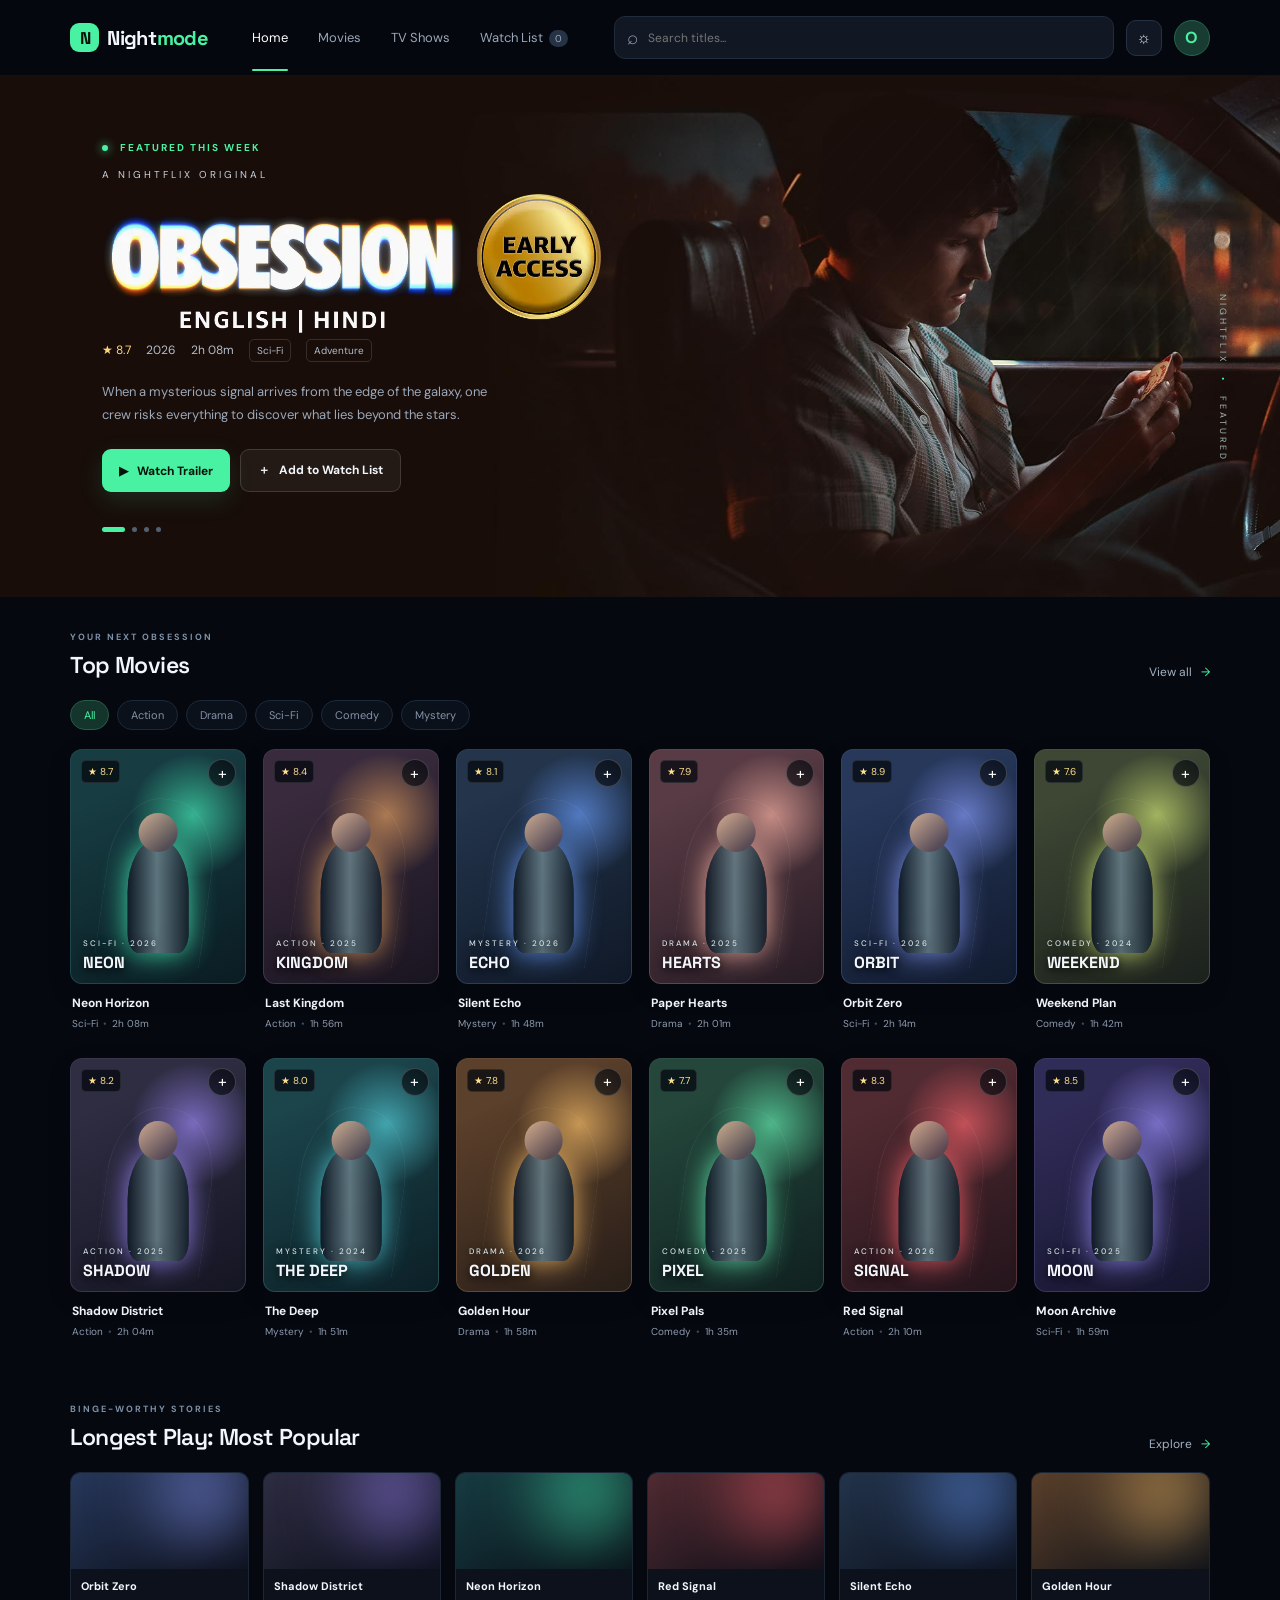
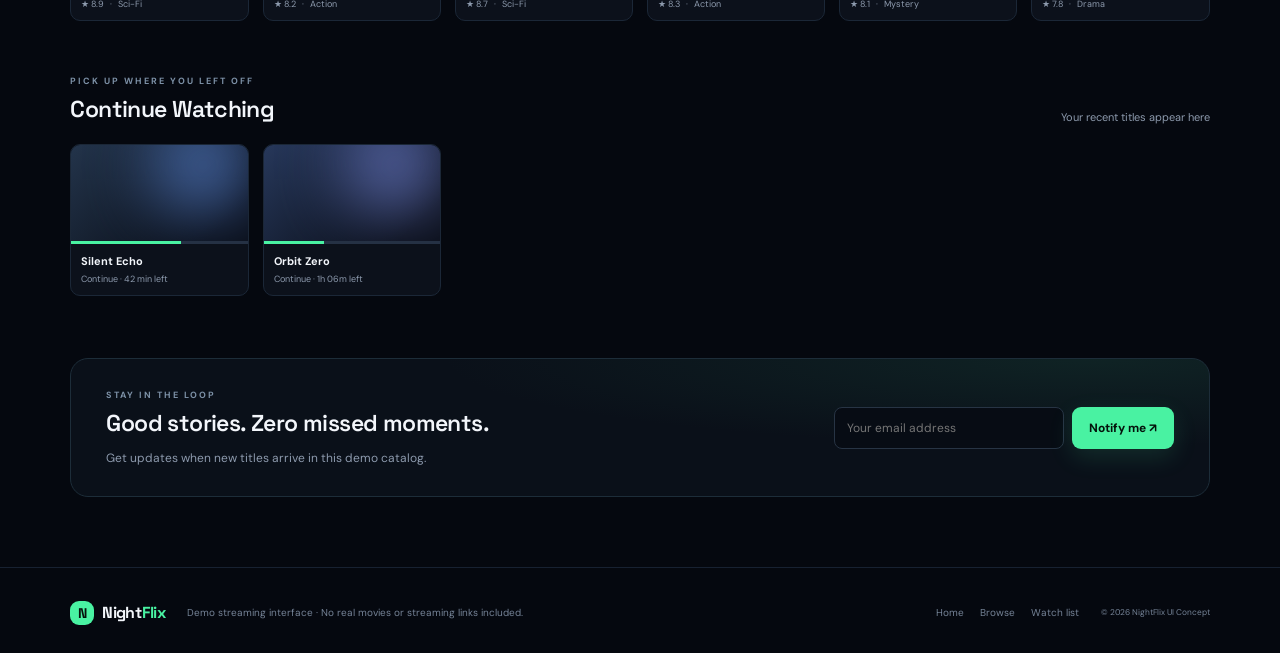
<file: nermirror/index.html>
<!DOCTYPE html>
<html lang="en">
<head>
  <meta charset="UTF-8" />
  <meta name="viewport" content="width=device-width, initial-scale=1.0" />
  <meta name="description" content="A dark streaming dashboard UI demo." />
  <title>Nightmode — Discover Movies</title>
  <link rel="stylesheet" href="style.css" />
</head>
<body>
  <header class="topbar">
    <a class="brand" href="#" aria-label="NightFlix home"><span class="brand-mark">N</span> Night<span>mode</span></a>
    <nav class="nav-links" aria-label="Main navigation">
      <a class="active" href="#home">Home</a>
      <a href="#movies">Movies</a>
      <a href="#tv">TV Shows</a>
      <a href="#watchlist">Watch List <span class="watch-count" id="watchCount">0</span></a>
    </nav>
    <div class="header-actions">
      <label class="search-wrap" aria-label="Search titles">
        <span>⌕</span><input id="searchInput" type="search" placeholder="Search titles..." />
      </label>
      <button class="icon-btn" id="themeBtn" title="Toggle theme" aria-label="Toggle theme">☼</button>
      <button class="avatar" title="Demo profile">O</button>
      <button class="menu-btn" id="menuBtn" aria-label="Open menu">☰</button>
    </div>
  </header>

  <main id="home">
    <section class="hero">
      <div class="hero-shade">
        
      </div>
      <div class="hero-content">
        <p class="eyebrow"><span class="live-dot"></span> FEATURED THIS WEEK</p>
        <p class="hero-kicker">A NIGHTFLIX ORIGINAL</p>
        <img src="3e1ce356-5185-4ff0-8533-33c8d469f51e._BR-6_AC_SX1000_FMwebp_.webp" alt="">
        <div class="meta"><span class="rating">★ 8.7</span><span>2026</span><span>2h 08m</span><span class="pill">Sci-Fi</span><span class="pill">Adventure</span></div>
        <p class="hero-copy">When a mysterious signal arrives from the edge of the galaxy, one crew risks everything to discover what lies beyond the stars.</p>
        <div class="hero-buttons">
          <button class="primary-btn" id="watchHero">▶ &nbsp; Watch Trailer</button>
          <button class="secondary-btn" id="addHero">＋ &nbsp; Add to Watch List</button>
        </div>
        <div class="hero-dots"><i class="selected"></i><i></i><i></i><i></i></div>
      </div>
      <div class="hero-side-note">NIGHTFLIX <span>•</span> FEATURED</div>
    </section>

    <section class="catalog" id="movies">
      <div class="section-heading">
        <div><p class="section-label">YOUR NEXT OBSESSION</p><h2>Top Movies</h2></div>
        <a href="#allMovies" class="view-all">View all <span>→</span></a>
      </div>
      <div class="filters" id="filters">
        <button class="filter active" data-filter="All">All</button>
        <button class="filter" data-filter="Action">Action</button>
        <button class="filter" data-filter="Drama">Drama</button>
        <button class="filter" data-filter="Sci-Fi">Sci-Fi</button>
        <button class="filter" data-filter="Comedy">Comedy</button>
        <button class="filter" data-filter="Mystery">Mystery</button>
      </div>
      <div class="movie-grid" id="movieGrid"></div>
    </section>

    <section class="catalog" id="tv">
      <div class="section-heading">
        <div><p class="section-label">BINGE-WORTHY STORIES</p><h2>Longest Play: Most Popular</h2></div>
        <a href="#popular" class="view-all">Explore <span>→</span></a>
      </div>
      <div class="wide-row" id="popularRow"></div>
    </section>

    <section class="catalog" id="watchlist">
      <div class="section-heading">
        <div><p class="section-label">PICK UP WHERE YOU LEFT OFF</p><h2>Continue Watching</h2></div>
        <span class="muted" id="continueHint">Your recent titles appear here</span>
      </div>
      <div class="wide-row" id="continueRow"></div>
    </section>

    <section class="newsletter">
      <div><p class="section-label">STAY IN THE LOOP</p><h2>Good stories. Zero missed moments.</h2><p>Get updates when new titles arrive in this demo catalog.</p></div>
      <form id="newsletterForm"><input type="email" placeholder="Your email address" required /><button class="primary-btn">Notify me ↗</button></form>
    </section>
  </main>

  <footer><a class="brand small" href="#"><span class="brand-mark">N</span> Night<span>Flix</span></a><p>Demo streaming interface · No real movies or streaming links included.</p><div><a href="#home">Home</a><a href="#movies">Browse</a><a href="#watchlist">Watch list</a></div><small>© 2026 NightFlix UI Concept</small></footer>

  <div class="toast" id="toast" role="status"></div>
  <div class="modal" id="modal" aria-hidden="true">
    <div class="modal-card"><button class="modal-close" id="modalClose" aria-label="Close">×</button><div class="modal-art" id="modalArt"></div><div class="modal-text"><p class="section-label">PREVIEW MODE</p><h2 id="modalTitle">Title</h2><p id="modalDescription"></p><p class="muted">This is a frontend demo. Connect your own licensed video source to enable playback.</p><button class="primary-btn" id="modalAdd">＋ Add to Watch List</button></div></div>
  </div>
  <script src="script.js"></script>
</body>
</html>
</file>
<file: nermirror/style.css>
@import url('https://fonts.googleapis.com/css2?family=DM+Sans:wght@400;500;600;700&family=Space+Grotesk:wght@400;500;600;700&display=swap');

:root {
    --bg: #05080f;
    --panel: #0c111b;
    --panel2: #141d2b;
    --text: #f3f6fb;
    --muted: #8d9aad;
    --green: #49f2a2;
    --line: #1a2534;
    --accent: #8be8bd;
    --shadow: 0 22px 60px #0007
}

* {
    box-sizing: border-box
}

html {
    scroll-behavior: smooth
}

body {
    margin: 0;
    background: var(--bg);
    color: var(--text);
    font-family: 'DM Sans', sans-serif;
    transition: background .25s, color .25s
}

a {
    color: inherit;
    text-decoration: none
}

button,
input {
    font: inherit
}

.topbar {
    height: 76px;
    display: flex;
    align-items: center;
    gap: 44px;
    padding: 0 5.5%;
    border-bottom: 1px solid #ffffff0b;
    background: #05080feF;
    position: sticky;
    top: 0;
    z-index: 20;
    backdrop-filter: blur(16px)
}

.brand {
    display: flex;
    align-items: center;
    gap: 8px;
    font-family: 'Space Grotesk', sans-serif;
    font-size: 20px;
    font-weight: 700;
    letter-spacing: -.7px;
    white-space: nowrap
}

.brand>span:last-child {
    color: var(--green);
    margin-left: -7px
}

.brand-mark {
    display: grid;
    place-items: center;
    width: 29px;
    height: 29px;
    border-radius: 9px;
    background: var(--green);
    color: #06110b;
    font-weight: 700;
    font-size: 17px
}

.nav-links {
    display: flex;
    align-items: center;
    gap: 30px;
    color: #9aa6b7;
    font-size: 13px;
    flex: 1
}

.nav-links a {
    padding: 10px 0;
    transition: color .2s
}

.nav-links a:hover,
.nav-links .active {
    color: #fff
}

.nav-links .active {
    position: relative
}

.nav-links .active:after {
    content: "";
    height: 2px;
    background: var(--green);
    position: absolute;
    bottom: -15px;
    left: 0;
    right: 0;
    border-radius: 2px
}

.watch-count {
    font-size: 10px;
    background: #263345;
    border-radius: 20px;
    padding: 2px 6px;
    margin-left: 3px
}

.header-actions {
    display: flex;
    align-items: center;
    gap: 12px
}

.search-wrap {
    display: flex;
    align-items: center;
    gap: 8px;
    color: #8f9aac;
    background: #111824;
    border: 1px solid #202b3b;
    padding: 8px 12px;
    border-radius: 11px;
    width: 500px
}

.search-wrap span {
    font-size: 19px
    
}

.search-wrap input {
    background: transparent;
    border: 0;
    outline: 0;
    color: var(--text);
    width: 100%;
    font-size: 12px
    
}

.icon-btn,
.avatar,
.menu-btn {
    border: 1px solid #263144;
    background: #111824;
    color: #e9eef7;
    border-radius: 10px;
    width: 36px;
    height: 36px;
    cursor: pointer
}

.avatar {
    border-radius: 50%;
    background: #183c32;
    border-color: #28664f;
    color: var(--green);
    font-weight: 700
}

.menu-btn {
    display: none
}

.hero {
    min-height: 510px;
    position: relative;
    overflow: hidden;
    display: flex;
    align-items: center;
    padding: 65px 8%;
    background: radial-gradient(ellipse at 72% 43%, #224d4b 0%, #101d2c 22%, transparent 52%), linear-gradient(105deg, #05080f 8%, #09121c 48%, #172d32 100%)
}

.hero:before {
    content: "";
    position: absolute;
    width: 430px;
    height: 430px;
    right: 13%;
    top: 34px;
    border-radius: 50%;
    background: radial-gradient(circle at 35% 28%, #a9ffe4 0, #50c9b0 4%, #286a70 16%, #101c2a 54%, transparent 70%);
    filter: blur(1px);
    opacity: .74;
    box-shadow: 0 0 120px #4ce9b044
}

.hero:after {
    content: "";
    position: absolute;
    right: 7%;
    top: 8%;
    width: 42%;
    height: 85%;
    background: repeating-linear-gradient(125deg, transparent 0 25px, #b5fff00a 26px 27px);
    transform: skewX(-12deg);
    mask-image: linear-gradient(90deg, transparent, #000)
}

.hero-shade {
    position: absolute;
    inset: 0;
    background-image: url(08133256-f821-4b2b-a221-27c5e0e7f90c._UR3840,1440_SX2160_FMjpg_.jpeg);
    background-repeat: no-repeat;
    background-size: cover;
    
}

.hero-content {
    position: relative;
    z-index: 2;
    max-width: 540px
}

.eyebrow,
.section-label {
    font-size: 10px;
    font-weight: 700;
    letter-spacing: 2px;
    color: var(--green);
    margin: 0 0 14px
}

.live-dot {
    display: inline-block;
    width: 6px;
    height: 6px;
    border-radius: 50%;
    background: var(--green);
    box-shadow: 0 0 10px var(--green);
    margin-right: 8px
}

.hero-kicker {
    font-size: 10px;
    letter-spacing: 3px;
    color: #c7d3df;
    margin: 0 0 12px
}

.hero img{
    width: 500px;
}
.meta {
    display: flex;
    align-items: center;
    gap: 15px;
    color: #b2bdcc;
    font-size: 12px
}

.rating {
    color: #ffd779
}

.pill {
    border: 1px solid #ffffff22;
    border-radius: 5px;
    padding: 4px 7px;
    font-size: 10px
}

.hero-copy {
    max-width: 410px;
    color: #9ba8b9;
    line-height: 1.75;
    font-size: 13px;
    margin: 19px 0 23px
}

.hero-buttons {
    display: flex;
    gap: 10px
}

.primary-btn,
.secondary-btn {
    border: 0;
    border-radius: 9px;
    padding: 12px 17px;
    font-size: 12px;
    font-weight: 700;
    cursor: pointer;
    transition: transform .2s, filter .2s
}

.primary-btn {
    background: var(--green);
    color: #04120b;
    box-shadow: 0 8px 24px #49f2a222
}

.secondary-btn {
    background: #ffffff0d;
    border: 1px solid #ffffff25;
    color: #f2f6fb
}

.primary-btn:hover,
.secondary-btn:hover {
    transform: translateY(-2px);
    filter: brightness(1.08)
}

.hero-dots {
    display: flex;
    gap: 7px;
    margin-top: 35px
}

.hero-dots i {
    width: 5px;
    height: 5px;
    border-radius: 10px;
    background: #526171
}

.hero-dots i.selected {
    width: 23px;
    background: var(--green)
}

.hero-side-note {
    position: absolute;
    right: 4%;
    bottom: 26%;
    writing-mode: vertical-rl;
    font-size: 9px;
    letter-spacing: 3px;
    color: #a2b7b7
}

.hero-side-note span {
    color: var(--green);
    padding: 8px 0
}

.catalog {
    padding: 34px 5.5% 20px
}

.section-heading {
    display: flex;
    align-items: end;
    justify-content: space-between;
    margin-bottom: 20px
}

.section-label {
    font-size: 9px;
    margin-bottom: 7px;
    color: #7d91a7
}

.section-heading h2,
.newsletter h2 {
    font: 600 23px 'Space Grotesk', sans-serif;
    letter-spacing: -.6px;
    margin: 0
}

.view-all {
    font-size: 12px;
    color: #a4b1c1
}

.view-all span {
    color: var(--green);
    padding-left: 6px
}

.filters {
    display: flex;
    gap: 8px;
    margin: 0 0 19px;
    flex-wrap: wrap
}

.filter {
    border: 1px solid #1d2938;
    background: #0b111b;
    color: #8492a5;
    border-radius: 20px;
    padding: 7px 13px;
    font-size: 11px;
    cursor: pointer
}

.filter.active,
.filter:hover {
    background: #14352b;
    border-color: #285b48;
    color: var(--green)
}

.movie-grid {
    display: grid;
    grid-template-columns: repeat(6, minmax(0, 1fr));
    gap: 17px
}

.movie-card {
    min-width: 0;
    cursor: pointer
}

.poster {
    position: relative;
    overflow: hidden;
    aspect-ratio: 3/4;
    border-radius: 12px;
    background: var(--art, #182534);
    border: 1px solid #ffffff0c;
    box-shadow: 0 8px 25px #0002;
    isolation: isolate;
    transition: transform .25s, border-color .25s
}

.poster:before {
    content: "";
    position: absolute;
    inset: 0;
    background: radial-gradient(circle at 70% 28%, var(--glow, #4fe1b3) 0, transparent 30%), linear-gradient(155deg, transparent 20%, #02050cdd 100%);
    opacity: .65;
    z-index: -1
}

.poster:after {
    content: "";
    position: absolute;
    inset: 12% 12% 0;
    border: 1px solid #ffffff1c;
    border-bottom: 0;
    border-radius: 45% 45% 0 0;
    transform: scale(.8) rotate(8deg);
    opacity: .65
}

.poster-figure {
    position: absolute;
    bottom: 13%;
    left: 50%;
    transform: translateX(-50%);
    width: 35%;
    height: 48%;
    border-radius: 45% 45% 18% 18%;
    background: linear-gradient(90deg, #101a26, #667d86 48%, #17222d);
    box-shadow: 0 0 28px var(--glow, #4fe1b3);
    opacity: .9
}

.poster-figure:before {
    content: "";
    position: absolute;
    left: 18%;
    top: -25%;
    width: 64%;
    aspect-ratio: 1;
    border-radius: 50%;
    background: linear-gradient(135deg, #e0b99a, #594b55 80%)
}

.poster-title {
    position: absolute;
    z-index: 2;
    left: 12px;
    right: 8px;
    bottom: 12px;
    font: 700 16px/1 'Space Grotesk', sans-serif;
    text-transform: uppercase;
    text-shadow: 0 2px 10px #000
}

.poster-title small {
    display: block;
    font: 500 8px 'DM Sans', sans-serif;
    letter-spacing: 2px;
    color: #d2e0e4;
    margin-bottom: 7px
}

.poster-rating {
    position: absolute;
    z-index: 3;
    top: 10px;
    left: 10px;
    background: #05080fbf;
    border: 1px solid #ffffff1a;
    border-radius: 5px;
    padding: 4px 6px;
    font-size: 10px;
    color: #ffe18d
}

.save-btn {
    position: absolute;
    z-index: 4;
    top: 9px;
    right: 9px;
    width: 28px;
    height: 28px;
    border-radius: 50%;
    border: 1px solid #ffffff30;
    background: #05080fa8;
    color: white;
    cursor: pointer;
    font-size: 16px
}

.movie-card:hover .poster {
    transform: translateY(-5px);
    border-color: #49f2a266
}

.movie-info {
    padding: 11px 2px
}

.movie-info h3 {
    font-size: 12px;
    margin: 0 0 6px;
    white-space: nowrap;
    overflow: hidden;
    text-overflow: ellipsis
}

.movie-info p {
    font-size: 10px;
    color: var(--muted);
    margin: 0
}

.movie-info p span {
    padding: 0 5px;
    color: #3c4b5d
}

.wide-row {
    display: grid;
    grid-template-columns: repeat(6, minmax(0, 1fr));
    gap: 14px
}

.wide-card {
    border: 1px solid #1b2737;
    background: var(--panel);
    border-radius: 10px;
    overflow: hidden;
    cursor: pointer;
    transition: transform .2s
}

.wide-card:hover {
    transform: translateY(-3px)
}

.wide-art {
    height: 96px;
    background: linear-gradient(135deg, var(--art), #080c15 85%);
    position: relative;
    overflow: hidden
}

.wide-art:after {
    content: "";
    position: absolute;
    width: 100px;
    height: 100px;
    border-radius: 50%;
    background: var(--glow);
    filter: blur(35px);
    right: -5px;
    top: -30px;
    opacity: .6
}

.progress {
    height: 3px;
    background: #253144
}

.progress span {
    display: block;
    height: 100%;
    background: var(--green)
}

.wide-meta {
    padding: 10px
}

.wide-meta h3 {
    font-size: 11px;
    margin: 0 0 5px
}

.wide-meta p {
    font-size: 9px;
    color: var(--muted);
    margin: 0
}

.newsletter {
    margin: 42px 5.5% 70px;
    padding: 30px 35px;
    border: 1px solid #1d2d39;
    border-radius: 18px;
    background: radial-gradient(ellipse at 90% 0%, #1c51404a, transparent 45%), #0a1019;
    display: flex;
    justify-content: space-between;
    align-items: center;
    gap: 30px
}

.newsletter p:not(.section-label) {
    color: var(--muted);
    font-size: 12px;
    margin-bottom: 0
}

.newsletter form {
    display: flex;
    gap: 8px;
    min-width: 340px
}

.newsletter input {
    min-width: 0;
    flex: 1;
    border-radius: 8px;
    border: 1px solid #273444;
    background: #070c14;
    color: var(--text);
    padding: 12px;
    font-size: 12px;
    outline: none
}

footer {
    border-top: 1px solid #172131;
    padding: 28px 5.5% 24px;
    display: flex;
    align-items: center;
    gap: 22px;
    color: #758397;
    font-size: 10px
}

footer .small {
    font-size: 16px;
    color: var(--text)
}

footer .brand-mark {
    width: 24px;
    height: 24px;
    font-size: 14px
}

footer p {
    flex: 1
}

footer div {
    display: flex;
    gap: 16px
}

footer small {
    white-space: nowrap
}

.muted {
    color: var(--muted);
    font-size: 11px
}

.toast {
    position: fixed;
    bottom: 25px;
    left: 50%;
    transform: translate(-50%, 20px);
    opacity: 0;
    pointer-events: none;
    background: #dfffee;
    color: #062015;
    border-radius: 10px;
    padding: 12px 17px;
    font-size: 12px;
    font-weight: 700;
    z-index: 60;
    box-shadow: var(--shadow);
    transition: .25s
}

.toast.show {
    opacity: 1;
    transform: translate(-50%, 0)
}

.modal {
    position: fixed;
    inset: 0;
    display: none;
    place-items: center;
    background: #02040bd9;
    backdrop-filter: blur(10px);
    z-index: 50;
    padding: 20px
}

.modal.open {
    display: grid
}

.modal-card {
    max-width: 760px;
    width: 100%;
    display: grid;
    grid-template-columns: 1fr 1fr;
    background: #0c121d;
    border: 1px solid #263345;
    border-radius: 18px;
    overflow: hidden;
    position: relative;
    box-shadow: var(--shadow)
}

.modal-close {
    position: absolute;
    right: 12px;
    top: 12px;
    border: 1px solid #ffffff30;
    background: #05080fbf;
    color: white;
    border-radius: 50%;
    width: 34px;
    height: 34px;
    font-size: 22px;
    cursor: pointer;
    z-index: 2
}

.modal-art {
    min-height: 300px;
    background: radial-gradient(circle at 55% 30%, var(--glow, #49f2a2), transparent 35%), linear-gradient(145deg, var(--art, #162333), #03060b)
}

.modal-text {
    padding: 42px 30px
}

.modal-text h2 {
    font: 700 28px 'Space Grotesk', sans-serif;
    margin: 0 0 14px
}

.modal-text p:not(.section-label) {
    font-size: 12px;
    line-height: 1.8;
    color: #9eacbe
}

.modal-text .primary-btn {
    margin-top: 10px
}

.light-theme {
    --bg: #eef2f5;
    --panel: #fff;
    --panel2: #e1e8ee;
    --text: #15202b;
    --muted: #687888;
    --line: #d4dde5
}

.light-theme .topbar {
    background: #f7faf2ed;
    border-color: #dbe3e9
}

.light-theme .nav-links a:hover,
.light-theme .nav-links .active {
    color: #16221e
}

.light-theme .search-wrap,
.light-theme .icon-btn,
.light-theme .avatar,
.light-theme .menu-btn {
    background: #fff;
    color: #1d2934;
    border-color: #d6e0e7
}

.light-theme .search-wrap input {
    color: #17212c
}

.light-theme .hero-shade {
    /* background: linear-gradient(90deg, #eef2f5 0%, #eef2f5e8 25%, #eef2f580 55%, transparent 100%), linear-gradient(0deg, var(--bg), transparent 28%) */
}

.light-theme .hero h1 {
    color: #15202b
}

.light-theme .hero-copy,
.light-theme .meta {
    color: #4e6070
}

.light-theme .hero-kicker {
    color: #455565
}

.light-theme .filter {
    background: #fff;
    border-color: #d5dee5;
    color: #657687
}

.light-theme .filter.active {
    background: #dcf8e9;
    color: #12633c
}

.light-theme .wide-card {
    border-color: #dbe2e9
}

.light-theme .newsletter {
    background: #fff;
    border-color: #d7e1e8
}

.light-theme .newsletter input {
    background: #f7fafc;
    color: #17212c;
    border-color: #d5dfe7
}

.light-theme footer {
    border-color: #d5dfe7
}

.light-theme .secondary-btn {
    color: #15202b;
    border-color: #9eabb7;
    background: #ffffff8a
}

@media(max-width:1100px) {
    .topbar {
        gap: 24px;
        padding: 0 3%
    }

    .nav-links {
        gap: 18px
    }

    .movie-grid,
    .wide-row {
        grid-template-columns: repeat(4, minmax(0, 1fr))
    }

    .catalog {
        padding-left: 3%;
        padding-right: 3%
    }

    .hero {
        padding-left: 5%
    }

    .newsletter {
        margin-left: 3%;
        margin-right: 3%
    }
}

@media(max-width:760px) {
    .topbar {
        height: 65px;
        gap: 14px;
        padding: 0 18px
    }

    .nav-links {
        display: none;
        position: absolute;
        top: 64px;
        left: 0;
        right: 0;
        background: #080d15;
        padding: 20px;
        flex-direction: column;
        align-items: flex-start;
        border-bottom: 1px solid #253143
    }

    .nav-links.open {
        display: flex
    }

    .nav-links .active:after {
        bottom: 0
    }

    .search-wrap {
        width: 38px;
        padding: 8px;
        justify-content: center
    }

    .search-wrap input {
        display: none
    }

    .search-wrap:focus-within {
        width: 150px
    }

    .search-wrap:focus-within input {
        display: block
    }

    .header-actions {
        margin-left: auto;
        gap: 7px
    }

    .menu-btn {
        display: block
    }

    .hero {
        min-height: 490px;
        padding: 65px 24px 55px
    }

    .hero:before {
        right: -130px;
        top: 65px;
        width: 330px;
        height: 330px
    }

    .hero h1 {
        font-size: 48px
    }

    .hero-copy {
        max-width: 340px
    }

    .hero-side-note {
        display: none
    }

    .catalog {
        padding: 28px 18px 10px
    }

    .movie-grid {
        grid-template-columns: repeat(2, minmax(0, 1fr));
        gap: 13px
    }

    .wide-row {
        grid-template-columns: repeat(2, minmax(0, 1fr))
    }

    .poster-title {
        font-size: 14px
    }

    .newsletter {
        margin: 32px 18px 45px;
        padding: 23px;
        display: block
    }

    .newsletter form {
        margin-top: 20px;
        min-width: 0
    }

    .newsletter h2 {
        font-size: 21px
    }

    footer {
        padding: 25px 18px;
        flex-wrap: wrap;
        gap: 12px
    }

    footer p {
        flex-basis: 100%;
        order: 2
    }

    footer div {
        margin-left: auto
    }

    footer small {
        flex-basis: 100%;
        order: 3
    }

    .section-heading h2 {
        font-size: 21px
    }

    .muted#continueHint {
        max-width: 120px;
        text-align: right;
        line-height: 1.5
    }

    .modal-card {
        grid-template-columns: 1fr
    }

    .modal-art {
        min-height: 180px
    }

    .modal-text {
        padding: 25px
    }

    .modal-text h2 {
        font-size: 24px
    }
}

@media(min-width:761px) and (max-width:900px) {

    .movie-grid,
    .wide-row {
        grid-template-columns: repeat(3, minmax(0, 1fr))
    }

    .nav-links {
        gap: 12px
    }

    .nav-links a {
        font-size: 11px
    }

    .search-wrap {
        width: 130px
    }

    .topbar {
        gap: 18px
    }
}
</file>
